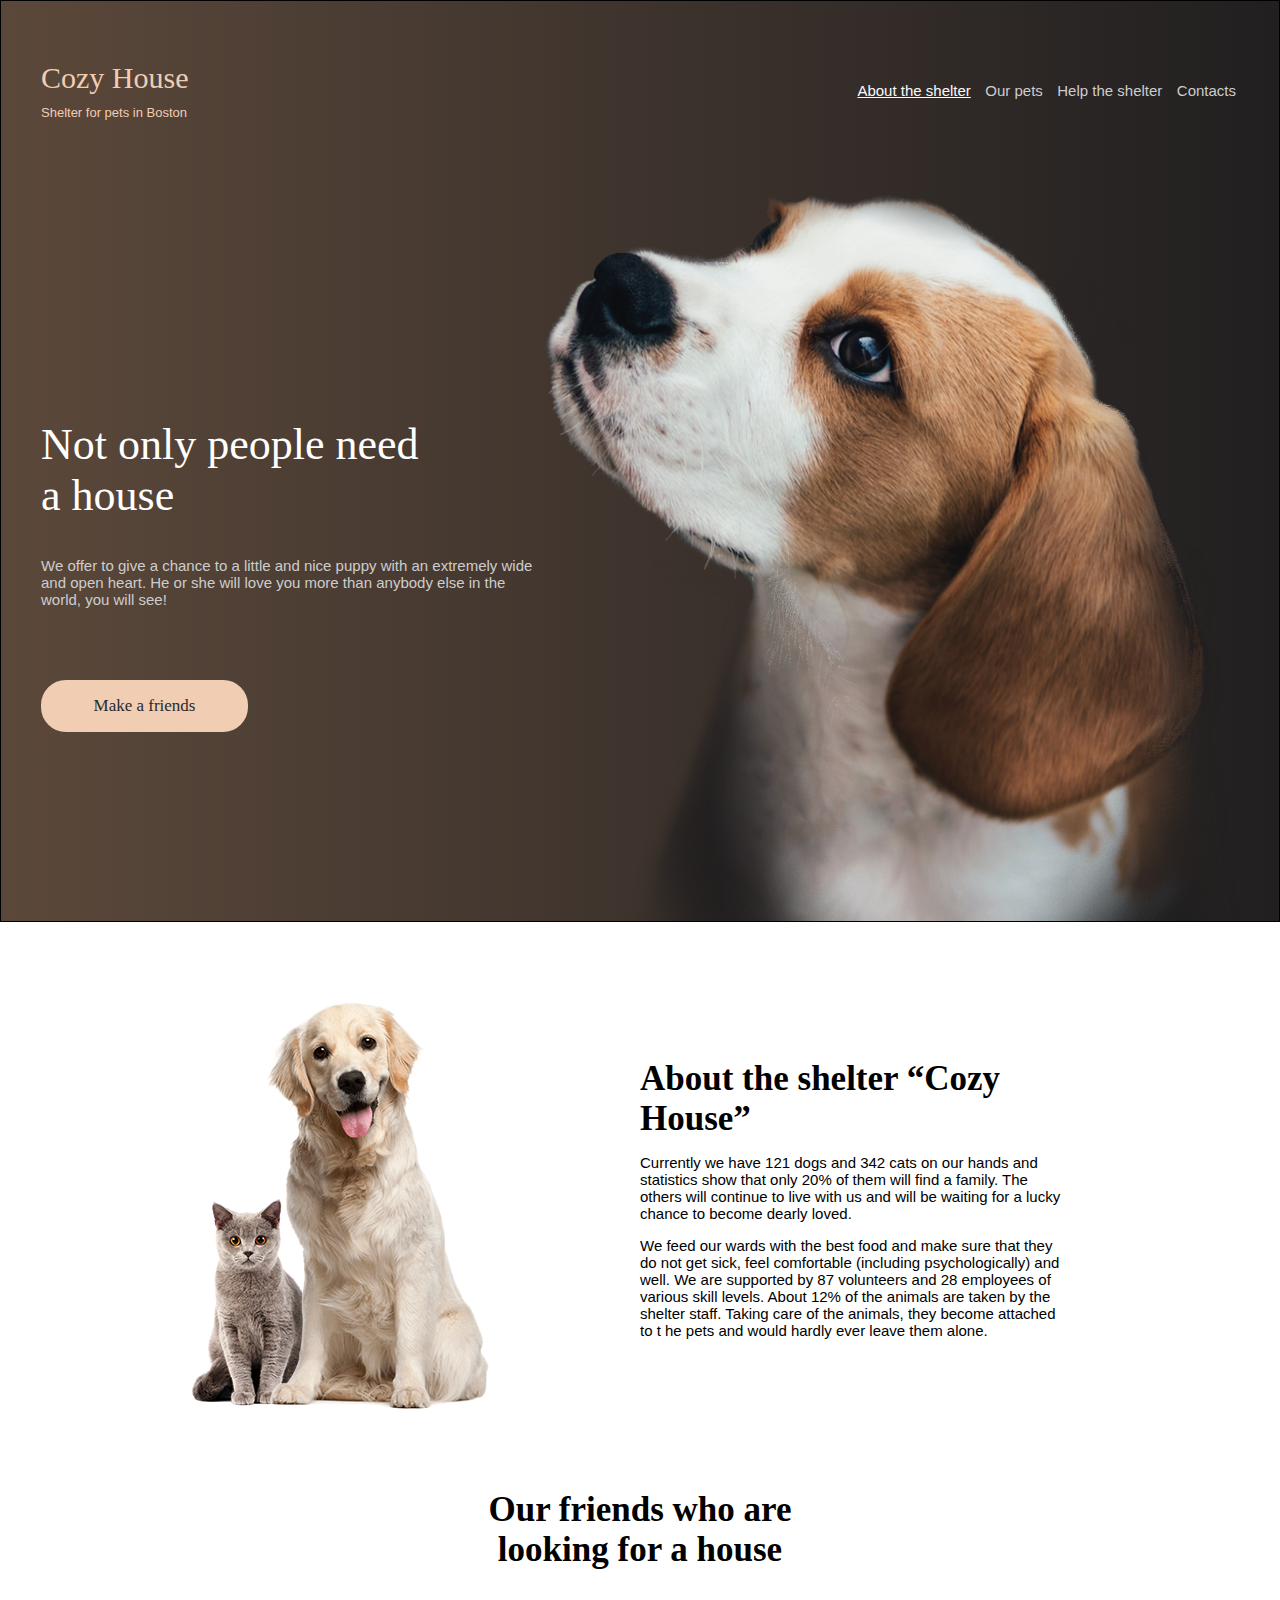
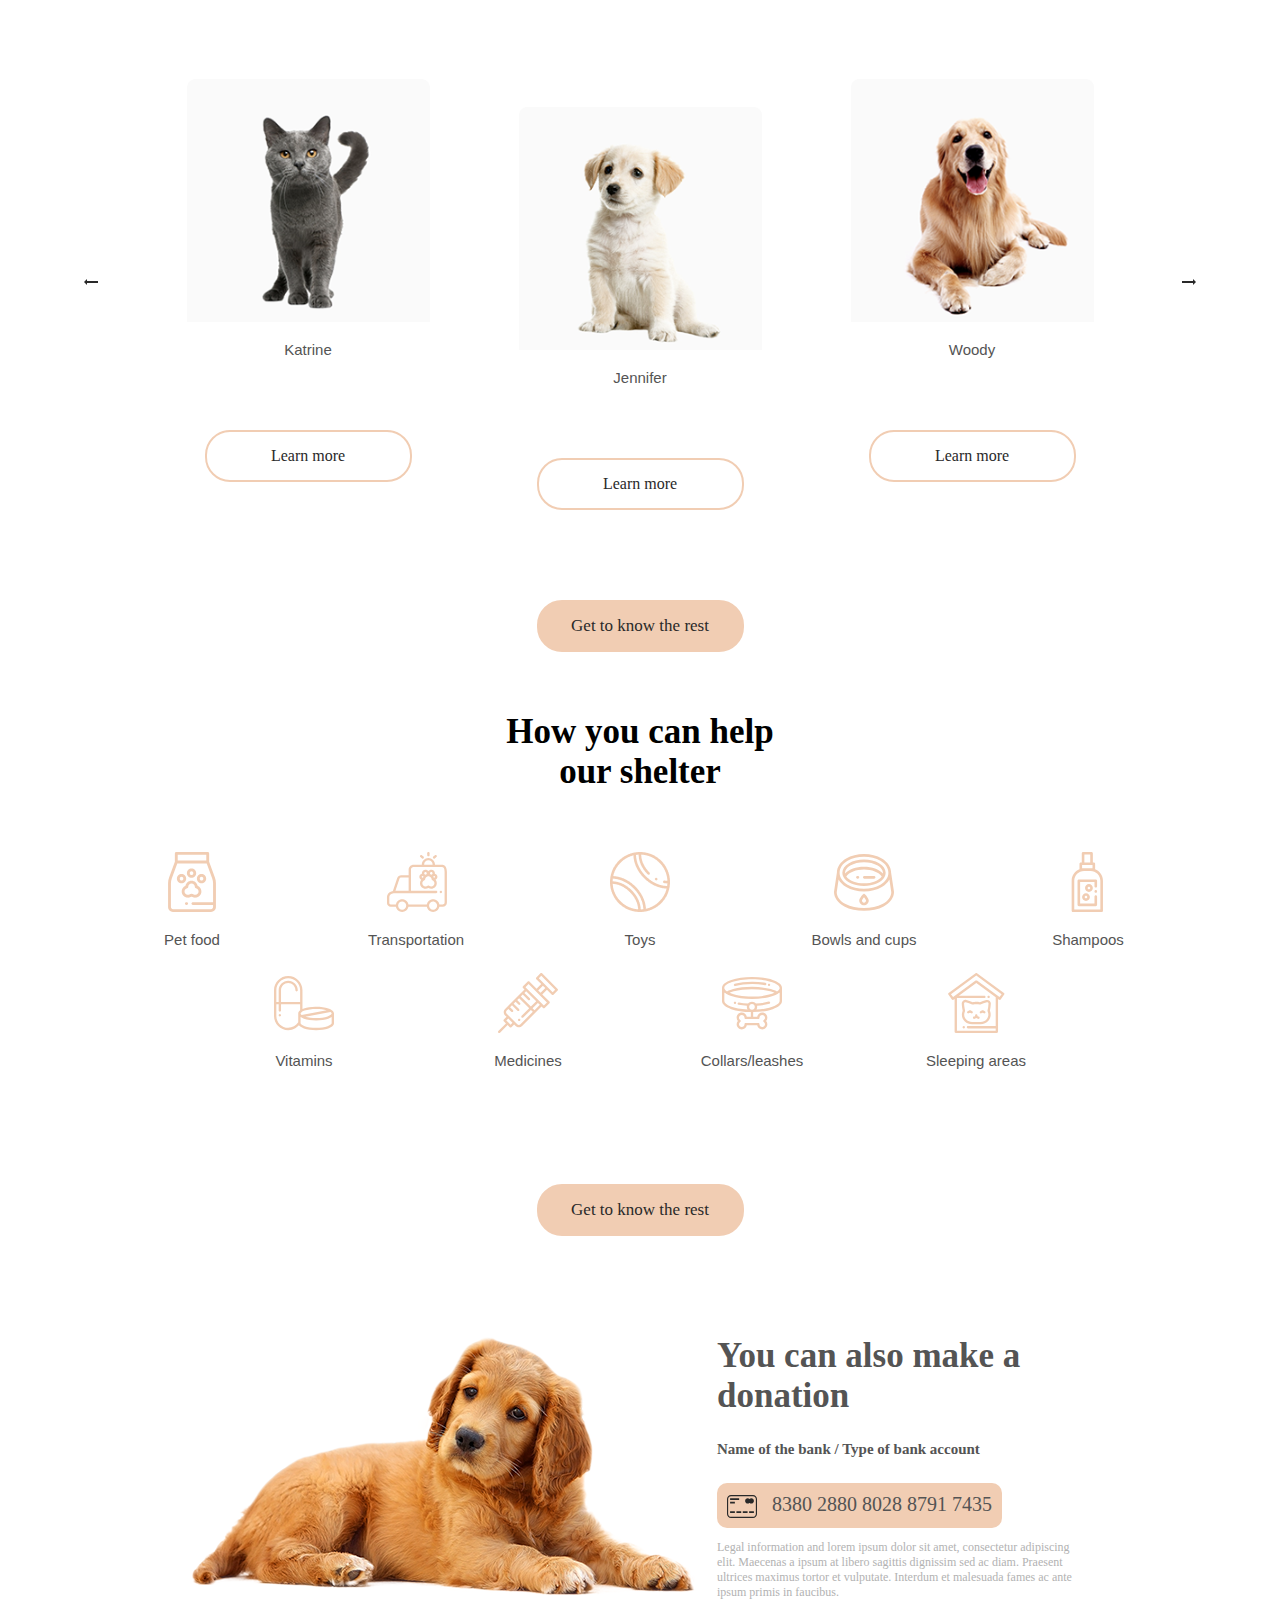
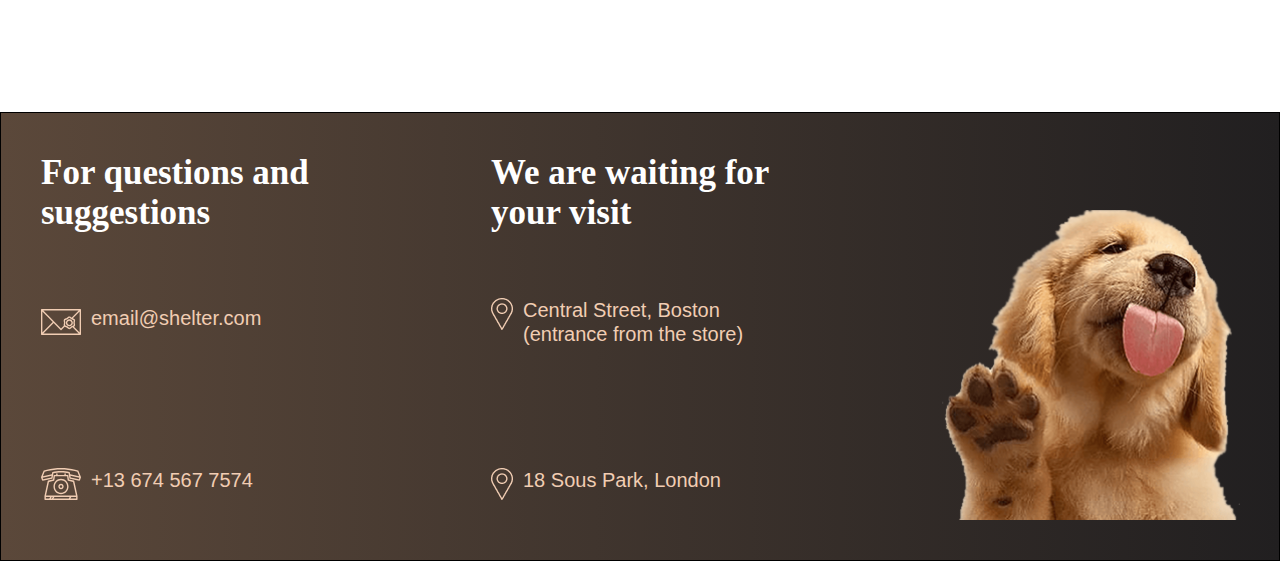
<file: shelter/pages/main/index.html>
<!DOCTYPE html>
<html lang="ru-RU">
  <head>
    <link rel="stylesheet" type="text/css" href="style.css" />
  </head>
  <body>
    <div class="main">
      <div class="start_screen">
        <header class="header">
          <div class="logo"> <a href="#">
            <h1 class="header__title title">Cozy House</h1>
            <p>Shelter for pets in Boston</p>
          </a>
          </div>
          <nav>
            <ul>
              <li><a href="#" class="active">About the shelter</a></li>
              <li><a href="../pets/pets.html"> Our pets </a></li>
              <li><a href="#help_us">Help the shelter</a></li>
              <li><a href="#contact"> Contacts </a></li>
            </ul>
          </nav>
        </header>
        <section>
          <div class="content">
            <h2 class="h2">Not only people need a house</h2>

            <p>We offer to give a chance to 
              a little and nice puppy with an
               extremely wide and open heart. 
               He or she will love you 
              more than anybody else in the world, 
              you will see!</p>

            <button><a href="#pets">Make a friends</a> </button>
          </div>
          <div class="img">
            <img
              class="float"
              src="../../assets/images/start-screen-puppy.png"
            />
          </div>
        </section>
      </div>
    </div>
    <div class="about">
      <div class="about_content">
        <div class="about_content_img">
          <img
            src="../../assets/images/about-pets.png"
            style="display: inline-block; margin: 0 auto"
          />
        </div>

        <div class="about_content_text">
          <h3>About the shelter “Cozy House”</h3>

          <p>
            Currently we have 121 dogs and 342 cats on our hands and statistics
            show that only 20% of them will find a family. The others will
            continue to live with us and will be waiting for a lucky chance to
            become dearly loved.
          </p>
          <p>
            We feed our wards with the best food and make sure that they do not
            get sick, feel comfortable (including psychologically) and well. We
            are supported by 87 volunteers and 28 employees of various skill
            levels. About 12% of the animals are taken by the shelter staff.
            Taking care of the animals, they become attached to t he pets and
            would hardly ever leave them alone.
          </p>
        </div>
      </div>
    </div>

    <div id="pets" class="pets">
      <div style="width: 30vw; margin: 0 auto ;">
        <h3>Our friends who are looking for a house</h3>
      </div>
      <div class="content">
        <div class="arrow">
          <button class="arrow-button">  
            <img src="../../assets/icons/arrow-left.png" />
          </button>
        </div>
        <div class="items">
          <img src="../../assets/images/pets-katrine.png" />
          <p>Katrine</p>
          <button class="pets-content-button">Learn more</button>
        </div>

        <div class="items">
          <img src="../../assets/images/pets-jennifer.png" />
          <p>Jennifer</p>
          <button class="pets-content-button">Learn more</button>
        </div>
        <div class="items">
          <img src="../../assets/images/pets-woody.png" />
          <p>Woody</p>
          <button class="pets-content-button">Learn more</button>
        </div>
        <div class="arrow">
          <button class="arrow-button"><img src="../../assets/icons/arrow-right.png" />
          </button>
        </div>
      </div>
      <div
        style="
          width: 30vw;
          margin: 0 auto;
          text-align: center;
          margin-top: 90px;
        "
      >
        <button><a href="../pets/pets.html">Get to know the rest</a></button>
      </div>
    </div>

    <div id="help_us" class="help">
      <div class="section">
        <h3 style="width: 310px; margin: 0 auto">
          How you can help
our shelter
        </h3>
        <div class="content">
          <div >
            <img src="../../assets/icons/icon-pet-food.svg" />
            <p>Pet food</p>
          </div>

          <div>
            <img src="../../assets/icons/icon-transportation.svg" />
            <p>Transportation</p>
          </div>

          <div>
            <img src="../../assets/icons/toys.png" />
            <p>Toys</p>
          </div>
          <div>
            <img src="../../assets/icons/icon-bowls-and-cups.svg" />
            <p>Bowls and cups</p>
          </div>
          <div >
            <img src="../../assets/icons/icon-shampoos.svg" />
            <p>Shampoos</p>
          </div>

          <div>
            <img src="../../assets/icons/icon-vitamins.svg" />
            <p>Vitamins</p>
          </div>

          <div>
            <img src="../../assets/icons/icon-medicines.svg" />
            <p>Medicines</p>
          </div>
          <div>
            <img src="../../assets/icons/icon-collars-leashes.svg" />
            <p>Collars/leashes</p>
          </div>
          <div>
            <img src="../../assets/icons/icon-sleeping-area.svg" />
            <p>Sleeping areas</p>
          </div>
        </div>
        <div
          style="
            width: 30vw;
            margin: 0 auto;
            text-align: center;
            margin-top: 90px;
          "
        >
          <button><a href="../pets/pets.html">Get to know the rest</a></button>
        </div>
      </div>
    </div>

    <div class="donat">
      <div class="donat_content">
        <div>
          <img src="../../assets/images/donation-dog.png" />
        </div>

        <div style="padding-left:20px">
          <h3>You can also make a donation</h3>
          <h5>Name of the bank / Type of bank account</h5>
          <div class="card">
            <a href="#!"> <img
              src="../../assets/icons/credit-card.svg"
              style="vertical-align: middle; margin-right: 10px"
            /> 
            8380 2880 8028 8791 7435</a>
          </div>

          <p>
            Legal information and lorem ipsum dolor sit amet, consectetur
            adipiscing elit. Maecenas a ipsum at libero sagittis dignissim sed
            ac diam. Praesent ultrices maximus tortor et vulputate. Interdum et
            malesuada fames ac ante ipsum primis in faucibus.
          </p>
        </div>
      </div>
    </div>

    <div id="contact" class="foo">
      <div class="content">
        <div class="foo_screen">
          <div class="item">
            <h3>For questions and suggestions</h3>
            <p>
              <a href="mailto:shelter@shelter.com">
                <img
                src="../../assets/icons/icon-email.svg"
                /> email@shelter.com
              </a>
            </p>
            <p>
              <a href="tel:+111111111">
              <img
                src="../../assets/icons/icon-phone.svg"
              /> +13 674 567 7574 </a>
            </p>
          </div>

          <div class="item">
            <h3>We are waiting for your visit</h3>
            <p>
              <a href="https://goo.gl/maps/zg2xPDakyCZEcYnG9" target="_blank">
              <img
                src="../../assets/icons/icon-marker.png"
                />
              Central Street, Boston (entrance from the store)
            </a>
            </p>
            <p>
              <a href="https://goo.gl/maps/zg2xPDakyCZEcYnG9" target="_blank">
              <img
                src="../../assets/icons/icon-marker.png"
                />
              18 Sous Park, London </a>
            </p>
          </div>

          <div class="item">
            <img src="../../assets/images/footer-puppy.png" alt="" />
          </div>
        </div>
      </div>
    </div>
  </body>
</html>
</file>
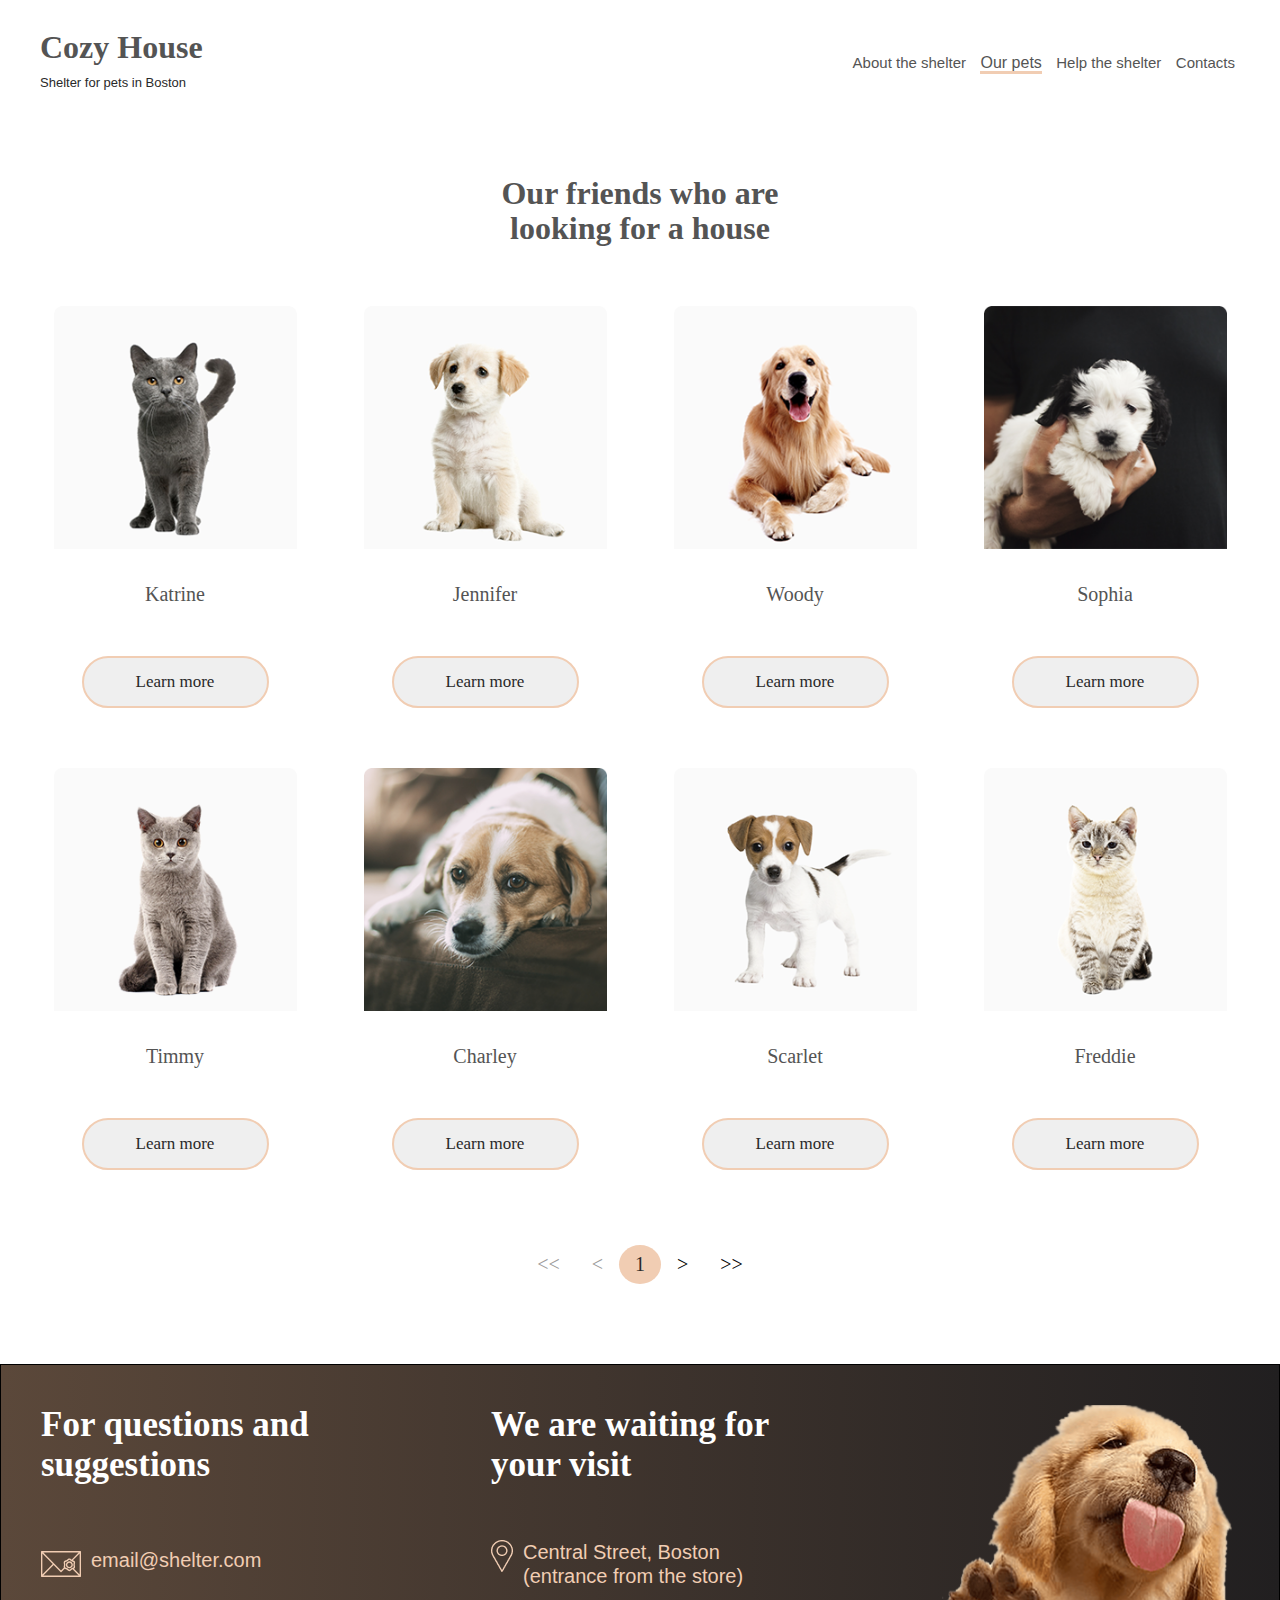
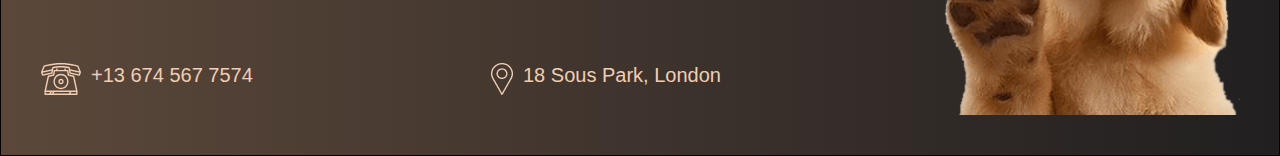
<file: shelter/pages/pets/pets.html>
<!DOCTYPE html>
<html lang="ru-RU">
    <head>
        <link rel="stylesheet" type="text/css" href="style_pets.css">
    </head>
<body>
     
    <div class="header">
        <div class="header-content">
            <div class="lodo"> 
                <a href="../main/index.html">
                <h1>Cozy House</h1>
                <div class="logo-text">Shelter for pets in Boston</div>
                </a>
            </div>
            <nav>
                <ul>
                    <li><a href="../main/index.html">About the shelter</a> </li>
                    <li class=""><a href="#" class="active">Our pets </a></li>
                    <li><a href="../main/index.html#help_us">Help the shelter</a> </li>
                    <li><a href="#contact"> Contacts </a></li>
                </ul>
            </nav>
        </div>
    </div>

    <div class="pets">
        <div class="pets-conteiner"> 
            <h1>Our friends who
                    are looking for a house</h1>
            <div class="pets-conteiner-content">
               <div class="item"> <img src="../../assets/images/pets/pets-katrine.png" alt="pets-katrine">
                <p>Katrine</p>
                <button>
                    Learn more
                </button>
                </div>

                <div class="item"> <img src="../../assets/images/pets/pets-jennifer.png" alt="pets-jennifer">
                    <p>Jennifer</p>
                    <button>
                        Learn more 
                    </button>
                </div>

                <div class="item"> <img src="../../assets/images/pets/pets-woody.png" alt="peps-woody">
                    <p>Woody</p>
                    <button>
                        Learn more
                    </button>
                </div>

                <div class="item"> <img src="../../assets/images/pets/pets-sophia.png" alt="pets-sophia">
                    <p>Sophia</p>
                    <button>
                        Learn more
                    </button>
                </div>

                <div class="item"> <img src="../../assets/images/pets/pets-timmy.png" alt="pets-timmy">
                    <p>Timmy</p>
                    <button>
                        Learn more
                    </button>
                </div>

                <div class="item"> <img src="../../assets/images/pets/pets-charly.png" alt="pets-charly">
                    <p>Charley</p>
                    <button >
                        Learn more
                    </button>
                </div>

                <div class="item"> <img src="../../assets/images/pets/pets-scarlet.png" alt="pets-scarlet">
                    <p>Scarlet</p>
                    <button>
                        Learn more
                    </button>
                </div>

                <div class="item"> <img src="../../assets/images/pets/pets-freddie.png" alt="pets-freddie">
                    <p>Freddie</p>
                    <button>
                        Learn more
                    </button>
                </div>

               
            </div>

            <div class="pagination">
    <a href="#" ><<</a>
    <a href="#"><</a>
    <a class="active" href="#">1</a>
    <a href="#">></a>
    <a href="#">>></a>
            </div>


        </div>

    </div>
    
  

    <div id="contact" class="foo">
        <div class="content">
          <div class="foo_screen">
            <div class="foo-items">
              <h3>For questions and suggestions</h3>
              <p>
                <a href="mailto:shelter@shelter.com">
                  <img
                  src="../../assets/icons/icon-email.svg"
                  /> email@shelter.com
                </a>
              </p>
              <p>
                <a href="tel:+111111111" >
                <img
                  src="../../assets/icons/icon-phone.svg"
                /> +13 674 567 7574 </a>
              </p>
            </div>
  
            <div class="foo-items">
              <h3>We are waiting for your visit</h3>
              <p>
                <a href="https://goo.gl/maps/zg2xPDakyCZEcYnG9" target="_blank">
                <img
                  src="../../assets/icons/icon-marker.png"
                  />
                Central Street, Boston (entrance from the store)
              </a>
              </p>
              <p>
                <a href="https://goo.gl/maps/zg2xPDakyCZEcYnG9" target="_blank">
                    
                <img
                  src="../../assets/icons/icon-marker.png"
                  />
                18 Sous Park, London </a>
              </p>
            </div>
  
            <div class="foo-items">
              <img src="../../assets/images/footer-puppy.png" alt="" />
            </div>
          </div>
        </div>
      </div>



</body>
    </html>
</file>
<file: shelter/pages/main/style.css>
body {
  margin: 0;
  padding: 0;
  box-sizing: border-box;
  background: #ffffff;
  min-width: 1280px;
  font-family: Arial, Helvetica, sans-serif;
}

.main {
  background: linear-gradient(to right, #5b483a, #211f20);
  border: solid 1px;
}
.header {
  display: flex;
  margin: 60px 40px;
  justify-content: space-between;
  align-content: center;
}
nav {
  display: inline-block;
  align-self: flex-center;
}

section {
  display: flex;
  justify-content: space-between;
  margin: 60px 40px;
  margin-bottom: 0;
}
.img {
  display: inline-block;
  align-self: flex-end;
  width: 698px;
  height: 728px;
  bottom: 0px;
}
.float {
  display: inline-block;
  margin: 0 auto;
  text-align: center;
  right: 320px;
}

.logo {
  
  margin: 0px;
  padding: 0px;
  align-self: flex-start;
  display: inline-block;
}
.logo a {
  font-family: Georgia, 'Times New Roman', Times, serif;
  color:#F1CDB3;
  font-weight: 400;
}
.logo a:hover {
  background: #F1CDB3;
}
.logo h1 {
  font-weight: 400;
}

.logo p {
  font-size: 13px;
  font-family: Arial, Helvetica, sans-serif;
  font-weight: 400;
  margin-top: 10px;
}
.start_screen {
  width: 1280px;
  position: relative;
  margin: 0 auto;
}

h3 {
  font-size: 35px;
}
ul {
  list-style: none;
  display: inline-block;
}

ul li {
  display: inline-block;
  margin: 5px;
}

.content {
  align-self: center;
  display: inline-block;
}
  .content p {
  color: #CDCDCD;
  font-size: 15px;
  }

.content h2 {
  font-family: Georgia, 'Times New Roman', Times, serif;
  color: #FFFFFF;
  font-size: 44px;
  width: 80%;
  font-weight:400;
}

.content :nth-child(3) {
  margin-top: 57px;
}
h1 {
  margin: 0;
}
h3 {
  margin: 0;
  font-family: Georgia, 'Times New Roman', Times, serif;
  font-size: 35px;
}
button {
  border: solid 2px;
  border-color: #f1cdb3;
  border-radius: 25px;
  background: #ffffff;
  width: 207px;
  height: 52px;
  font-size: 1rem;
  background: #f1cdb3;
  cursor: pointer;
  color:#292929;
  font-family: Georgia, 'Times New Roman', Times, serif;
}
button:hover {
  background: #f0ba93;
}
button a{
  color: #292929;
  font-size: 17px;
  font-family: Georgia, 'Times New Roman', Times, serif;
}
button a:hover {
  color: #292929;
  font-size: 17px;
  font-family: Georgia, 'Times New Roman', Times, serif;
}
a {
  color: #cdcdcd;
  text-decoration: none;
  font-size: 15px;
}
a:hover {
  color:#e7e4e5 ;
  font-size: 16px;
}
a.active {
  color: #fafafa;
  text-decoration: underline;
  font-style: bold;
}
.about {
  box-sizing: border-box;
  background: #ffffff;
  width: 1280px;
  margin: 0 auto;
}

.about_content {
  position: relative;
  margin: 80px 40px;
  display: flex;
  align-content: center;
}

.about_content_img {
  width: 50%;
  display: flex;
  text-align: center;
}
.about_content_text {
  width: 50%;
  width: 430px;
  align-self: center;
  font-size: 15px;
}
.about_content_text h3 {
  font-family: Georgia, 'Times New Roman', Times, serif;
  font-size: 35px;
}
.pets {
  box-sizing: border-box;
  background: #ffffff;
  width: 1280px;
  margin: 0 auto;
}
.pets h3 {
  text-align: center;
}

.pets .content {
  position: relative;
  margin: 80px 40px;
  display: flex;
  justify-content: space-around;
  align-items: center;
  text-align: center;
}.items img {
  width: 90%;
}
.items:hover {
  cursor: pointer;
  background: #e7e4e5;
  border-radius: 20px;
}


.items:hover :nth-child(3){
  background: #f1cdb3;
}

.arrow {
  align-content: center;
}
.items p {
  color: #545454 !important
}
.arrow-button {
width:40px;
height: 40px;
border-radius: 50px;
text-align: center;
background: #ffffff;
border: none;  
}
.arrow:hover :nth-child(1){
  background: #f1cdb3;
  cursor: pointer;
}
.pets-content-button {
  border: solid 2px;
  border-color: #f1cdb3;
  border-radius: 25px;
  background: #ffffff;
  width: 207px;
  height: 52px;
  font-size: 1rem;
  cursor: pointer;
}


.help {
  box-sizing: border-box;
  background: #ffffff;
  width: 1280px;
  margin: 0 auto;
  padding: 60px 40px 100px 40px;
}
.pets h3 {
  text-align: center;
}

.help .content {
  position: relative;
  margin: 60px 40px;
  display: flex;
  justify-content: center;
  align-content: space-between;
  text-align: center;
  flex-wrap: wrap;
}
.help .content .arrow {
  align-content: center;
}
.help .content button {
  border: solid 2px;
  border-color: #f1cdb3;
  border-radius: 25px;
  background: #ffffff;

  width: 207px;
  height: 52px;
  font-size: 1rem;
}
.help .content button:hover {
  background: #f1cdb3;
}
.help .section {
  text-align: center;

  margin-bottom: 0;
}

.help .content > div {
  width: 20%;
  margin: 0 0 10px;
}
.help .content > div p {
  color: #545454 !important
}

.donat {
  box-sizing: border-box;
  background: #ffffff;
  width: 1280px;
  margin: 0 auto;
  font-family: Georgia, 'Times New Roman', Times, serif;
  font-size: 20px;
  color: #545454;
}
.donat a{
  font-family: Georgia, 'Times New Roman', Times, serif;
  font-size: 20px;
  color: #545454;
}
.card:hover {
  cursor: pointer;
  background: #e7e4e5;
  border-radius: 20px;
}

.donat_content {
  width: 70vw;
  display: flex;
  margin: 0px auto 100px;
}

.donat_content :nth-child(3) {
  border-radius: 10px;
  padding: 10px;
  background: #f1cdb3;

  text-align: center;
  width: max-content;
}

.donat_content :nth-child(3):hover {
  background: #f0b992;
}

.donat h5 {
  font-size: 15px;
  color: #545454;  
}
.donat p {
  font-size: 12px;
  color: #B2B2B2;
}

.foo {
  background: linear-gradient(to right, #5b483a, #211f20);
  border: solid 1px;
  box-sizing: border-box;
}

.foo .content {
  width: 1280px;
}
.foo_screen {
  margin: 40px 40px 40px 40px;
  display: flex;
  justify-content: space-between;
}
.item {
  display: flex;
  flex-direction: column;
  width: 300px;
  justify-content: space-between;
  align-content: stretch;
}
.item p {  
  font-size: 20px;
  color:#F1CDB3;
}

.item p >a {
  vertical-align: middle;
  font-size: 20px !important;
  color:#F1CDB3 !important;
}
.item h3 {
  color: #FFFFFF;
}

.item a >img {
  margin:0;
  float: left; 
  vertical-align: middle; 
  margin-right: 10px
}
</file>
<file: shelter/pages/pets/style_pets.css>
body {
    margin:0;
    padding:0;
    background: #FFFFFF;
    box-sizing: border-box;
    min-width: 1280px;
  font-family: Arial, Helvetica, sans-serif;
}
a {
    text-decoration: none;
}
.header{
    box-sizing: border-box;
    position: sticky;
    top: 0;
    width:1280px;
    margin: 0 auto;
    padding: 30px 40px 0px 40px; 
    z-index: 100;
    background: #FFFFFF;
}

.header-content {
    display: flex;
    justify-content: space-between;
    
}

.logo a {
    text-decoration: none;
}
.logo-text {
    margin-top: 10px;
    font-size: 13px;
    color: #292929;
    font-family: Arial, Helvetica, sans-serif;
    font-weight: 400;
}

ul { 
    list-style:none; 
}

ul li {
    display:inline-block;     
    margin:5px;
    line-height: 24px;
    font-family: Arial, Helvetica, sans-serif;
}

h1 {
    margin:0;
    line-height: 35.2px;
    font-family: Georgia, 'Times New Roman', Times, serif;
    color: #545454;
}
h3 {
    margin: 0;
}

ul li a {
    color: #545454;
    text-decoration: none;
    font-size: 15px;
}

ul li a:hover:not(.active){
    color:#3a3939;
    font-size: 16px;
}

ul li .active {
    border-bottom: 3px solid #F1CDB3 ;
    text-decoration: none; 
    font-size: 16px;
}  

a:disabled {
    color: red; 
}

.pets {
    box-sizing: border-box;
    min-width: 1280px;
    margin: 0;
    display: flex;
    flex-direction: column;
}

.pets-conteiner{
    box-sizing: border-box;
    width: 1280px;
    margin: 0 auto;
    display: flex;
    flex-wrap: wrap;
    justify-content: space-around;
    padding: 80px 40px;

}

.pets-conteiner-content {
    display: flex;
    flex-wrap: wrap;
    justify-content: space-between;
    gap: 30px;
    padding-top: 60px;
}
.pets-conteiner-content p {
    font-family: Georgia, 'Times New Roman', Times, serif;
    font-size: 20px;
    font-weight: 400;
    color: #545454;
    margin-top: 30px;

}
.pets-conteiner-content .item {
    text-align: center;
    gap: 10px;
}

.item:hover {
    cursor: pointer;
    background: #e7e4e5;
    border-radius: 20px;
 }

 .item:hover :nth-child(3){
    background: #f1c4a4;
  }
  .item img {
    width: 90%;
  }
  

.pets-conteiner-content button {
    border-radius: 50px;
    border-color: #F1CDB3;
    text-align: center;
    border: solid 2px  #F1CDB3;
    font-size: 17px;
    font-family: Georgia, 'Times New Roman', Times, serif;
    color: #292929;
    width:187px;
    height: 52px;
    margin: 30px;
}

.pets-conteiner-content button:hover {
    background: #f1cdb3;
  }
.pets h1 {
    text-align: center;
    margin: 0 auto;
    width: 30%;
}


.foo {
    background: linear-gradient(to right, #5b483a, #211f20);
    border: solid 1px;
    box-sizing: border-box;
  }
  
  .foo .content {
    width: 1280px;
  }
  .foo_screen {
    margin: 40px 40px 40px 40px;
    display: flex;
    justify-content: space-between;
  }
  .foo-items {
    display: flex;
    flex-direction: column;
    width: 300px;
    justify-content: space-between;
    align-content: stretch;
  }
  .foo-items p {  
    font-size: 20px;
    color:#F1CDB3;
  }
  
  .foo-items p >a {
    vertical-align: middle;
    font-size: 20px !important;
    color:#F1CDB3 !important;
    text-decoration: none;
    font-family: Arial, Helvetica, sans-serif;
  }
  .foo-items h3 {
      font-family: Georgia, 'Times New Roman', Times, serif;
      font-size: 35px;
    color: #FFFFFF;
  }
  
  .foo-items a >img {
    margin:0;
    float: left; 
    vertical-align: middle; 
    margin-right: 10px;
  }


  .pagination {
    display: inline-block;
    margin-top: 45px;
}

.pagination a {
    color: black;
    float: left;
    padding: 8px 16px;
    text-decoration: none;
    font-family: Georgia, 'Times New Roman', Times, serif;
    font-size: 20px;
}

.pagination a.active {
    background-color: #F1CDB3;
    color: #292929;
    border-radius: 50%;
    font-family: Georgia, 'Times New Roman', Times, serif;
}

.pagination a:hover:not(.active):not(:nth-child(1)):not(:nth-child(2)) {
    background-color: #ddd;
    border-radius: 50%;
}

.pagination a:nth-child(2)  {
    color: #9c9a9a;
}

.pagination a:nth-child(1)  {
    color: #9c9a9a;
}
</file>
